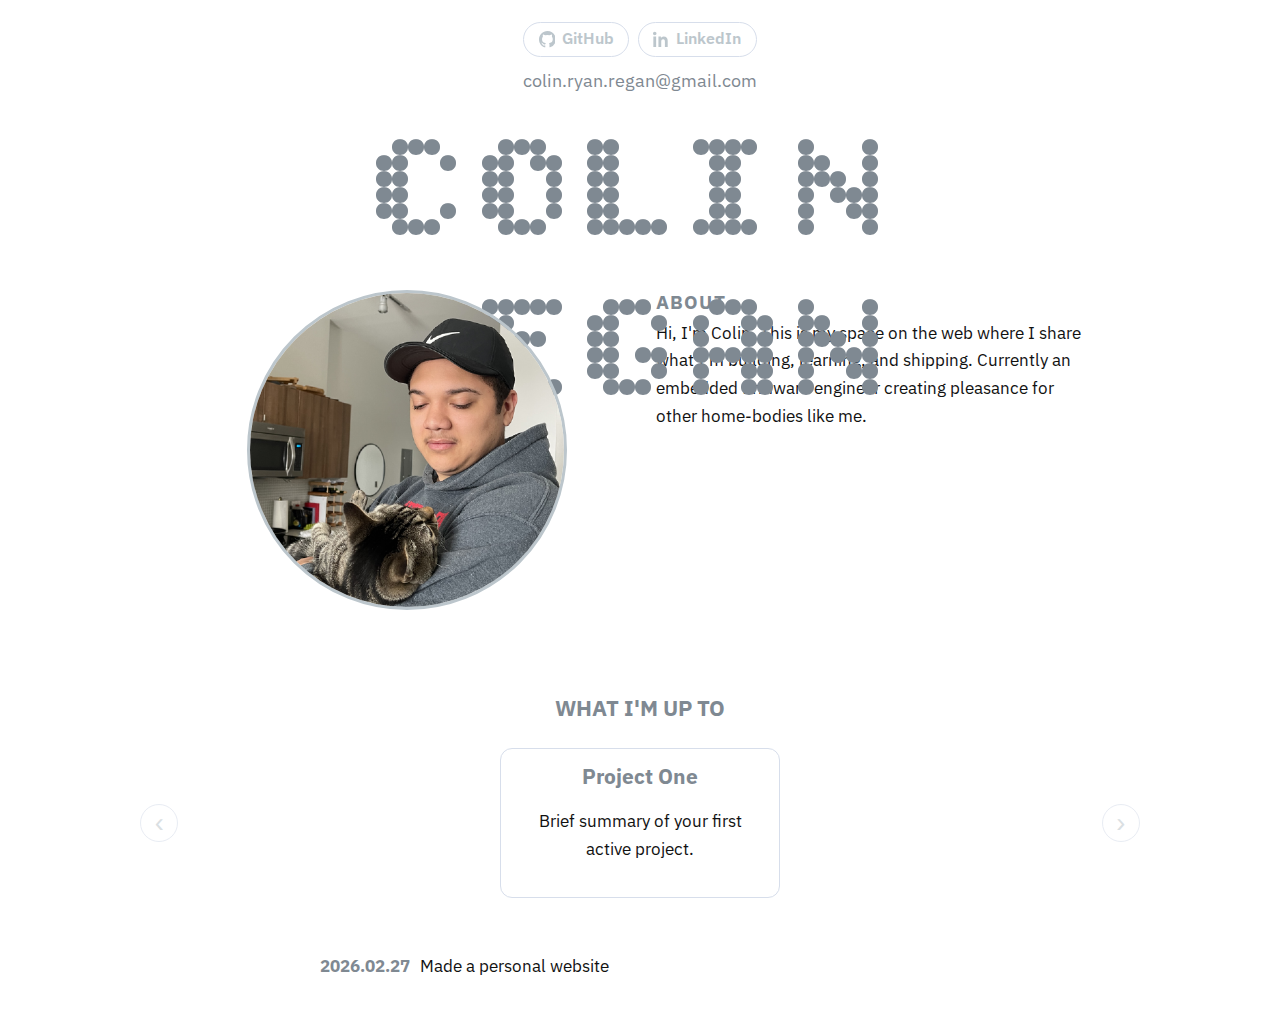
<file: index.html>
<!doctype html>
<html lang="en">
  <head>
    <meta charset="UTF-8" />
    <meta name="viewport" content="width=device-width, initial-scale=1.0" />
    <title>itscolin.net</title>
    <meta name="description" content="" />
    <link rel="preconnect" href="https://fonts.googleapis.com" />
    <link rel="preconnect" href="https://fonts.gstatic.com" crossorigin />
    <link
      href="https://fonts.googleapis.com/css2?family=Bitcount+Grid+Double:wght,ELXP@100..900,19&family=IBM+Plex+Sans:ital,wght@0,100..700;1,100..700&display=swap"
      rel="stylesheet"
    />
    <link rel="stylesheet" href="styles.css" />
  </head>
  <body>
    <main class="container">
      <section class="profile-card" aria-label="Profile">
        <div class="profile-header">
          <div class="profile-links" aria-label="Social links">
            <a
              class="profile-link-chip"
              href="https://github.com/odelo"
              target="_blank"
              rel="noopener noreferrer"
              aria-label="GitHub"
              title="GitHub"
            >
              <svg viewBox="0 0 24 24" aria-hidden="true" focusable="false">
                <path
                  d="M12 0C5.37 0 0 5.37 0 12c0 5.3 3.44 9.8 8.2 11.39.6.11.82-.26.82-.58 0-.29-.01-1.24-.02-2.24-3.34.73-4.04-1.41-4.04-1.41-.55-1.4-1.33-1.78-1.33-1.78-1.09-.75.08-.73.08-.73 1.2.09 1.84 1.24 1.84 1.24 1.07 1.83 2.81 1.3 3.5 1 .11-.77.42-1.3.76-1.6-2.67-.3-5.47-1.33-5.47-5.93 0-1.31.47-2.38 1.24-3.22-.12-.3-.54-1.52.12-3.17 0 0 1.01-.32 3.3 1.23a11.48 11.48 0 0 1 6 0c2.28-1.55 3.3-1.23 3.3-1.23.66 1.65.24 2.87.12 3.17.77.84 1.24 1.91 1.24 3.22 0 4.61-2.81 5.62-5.49 5.92.43.37.82 1.1.82 2.22 0 1.6-.01 2.88-.01 3.27 0 .32.22.7.83.58A12 12 0 0 0 24 12c0-6.63-5.37-12-12-12Z"
                />
              </svg>
              <span>GitHub</span>
            </a>
            <a
              class="profile-link-chip"
              href="https://www.linkedin.com/in/regan-col/"
              target="_blank"
              rel="noopener noreferrer"
              aria-label="LinkedIn"
              title="LinkedIn"
            >
              <svg viewBox="0 0 24 24" aria-hidden="true" focusable="false">
                <path
                  d="M4.98 3.5C4.98 4.88 3.87 6 2.5 6S0 4.88 0 3.5 1.12 1 2.5 1s2.48 1.12 2.48 2.5ZM.5 8h4V23h-4V8Zm7 0h3.83v2.05h.05c.53-1.01 1.84-2.08 3.79-2.08C19.22 7.97 21 10.26 21 14.02V23h-4v-7.3c0-1.74-.03-3.98-2.43-3.98-2.43 0-2.8 1.9-2.8 3.86V23h-4V8Z"
                />
              </svg>
              <span>LinkedIn</span>
            </a>
          </div>
          <a class="profile-email" href="mailto:colin.ryan.regan@gmail.com"
            >colin.ryan.regan@gmail.com</a
          >
        </div>

        <h1 class="name-banner">COLIN REGAN</h1>

        <div class="profile-main">
          <div class="profile-photo-wrap">
            <img
              class="profile-photo"
              src="assets/profile-pic.png"
              alt="Profile picture of Colin"
              onerror="this.style.display='none'; this.nextElementSibling.style.display='flex';"
            />
            <div class="photo-fallback" aria-hidden="true">C</div>
          </div>

          <section class="about-block" aria-label="About Colin">
            <h2>About</h2>
            <p>
              Hi, I'm Colin. This is my space on the web where I share what I'm
              building, learning, and shipping. Currently an embedded firmware engineer creating pleasance for other home-bodies like me. 
            </p>
          </section>
        </div>
      </section>

      <section class="projects-section" aria-label="Projects">
        <div class="section-head">
          <h3>WHAT I'M UP TO</h3>
        </div>
        <div class="project-carousel">
          <button
            class="wheel-arrow"
            id="wheelPrev"
            type="button"
            aria-label="Previous projects"
            disabled
          >
            &#8249;
          </button>
          <div
            class="project-wheel"
            id="projectWheel"
            tabindex="0"
            aria-label="Project links"
          >
            <a class="project-tile" href="projects/project-1.html">
              <h3>Project One</h3>
              <p>Brief summary of your first active project.</p>
            </a>
          </div>
          <button
            class="wheel-arrow"
            id="wheelNext"
            type="button"
            aria-label="Next projects"
            disabled
          >
            &#8250;
          </button>
        </div>
      </section>

      <section class="life-updates">
        <div>
          <p class="date">2026.02.27</p>
          <p>Made a personal website</p>
        </div>
      </section>
    </main>
    <script src="script.js"></script>
  </body>
</html>
</file>
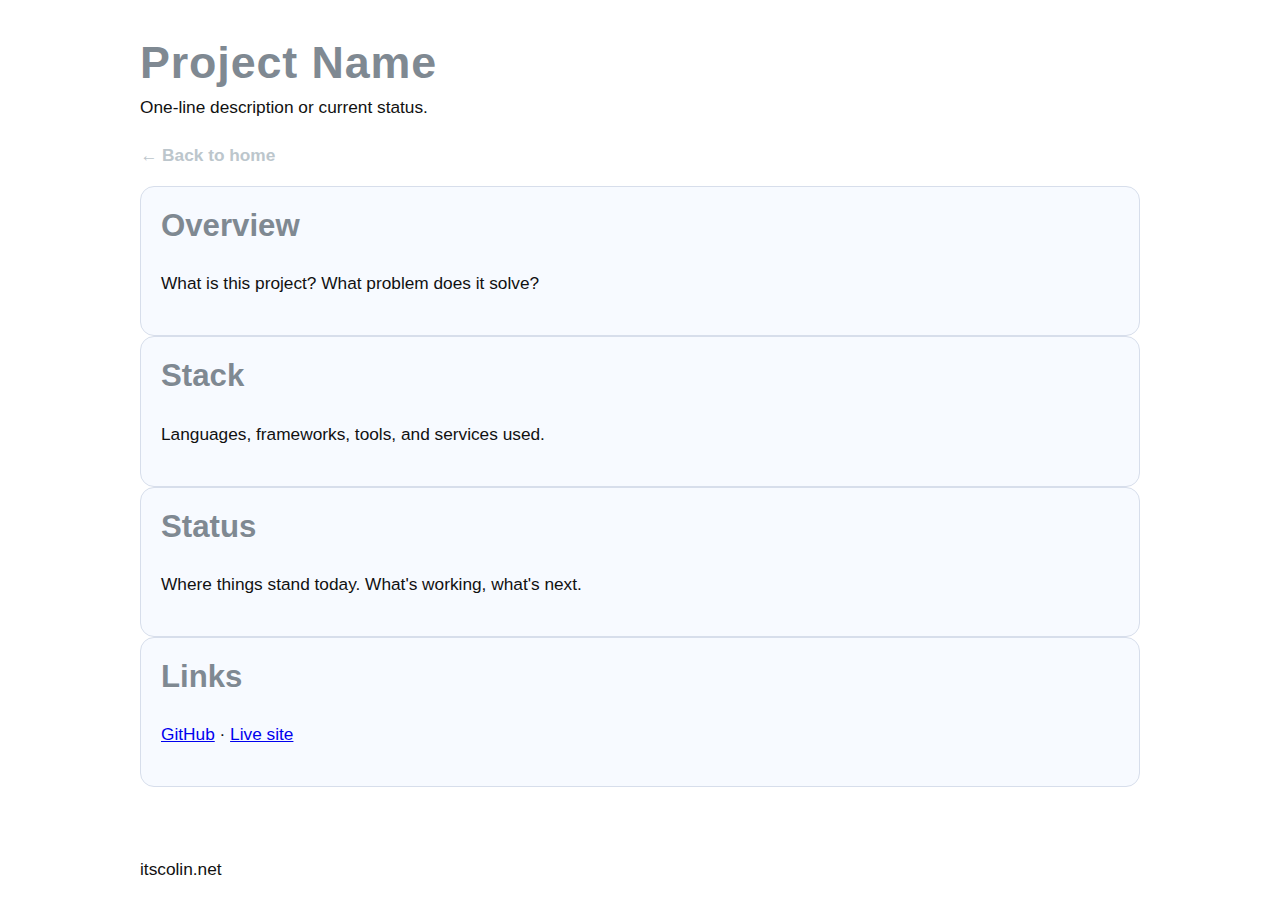
<file: projects/_template.html>
<!doctype html>
<html lang="en">
  <head>
    <meta charset="UTF-8" />
    <meta name="viewport" content="width=device-width, initial-scale=1.0" />
    <title>Project Name | Colin</title>
    <link rel="stylesheet" href="../styles.css" />
  </head>
  <body>
    <header class="site-header">
      <h1>Project Name</h1>
      <p class="subheading">One-line description or current status.</p>
    </header>

    <main class="container">
      <a class="back-link" href="../index.html">← Back to home</a>

      <section class="content-card">
        <h2>Overview</h2>
        <p>What is this project? What problem does it solve?</p>
      </section>

      <section class="content-card">
        <h2>Stack</h2>
        <p>Languages, frameworks, tools, and services used.</p>
      </section>

      <section class="content-card">
        <h2>Status</h2>
        <p>Where things stand today. What's working, what's next.</p>
      </section>

      <section class="content-card">
        <h2>Links</h2>
        <p>
          <a href="#">GitHub</a> &middot;
          <a href="#">Live site</a>
        </p>
      </section>
    </main>

    <footer class="site-footer">
      <p>itscolin.net</p>
    </footer>
  </body>
</html>
</file>
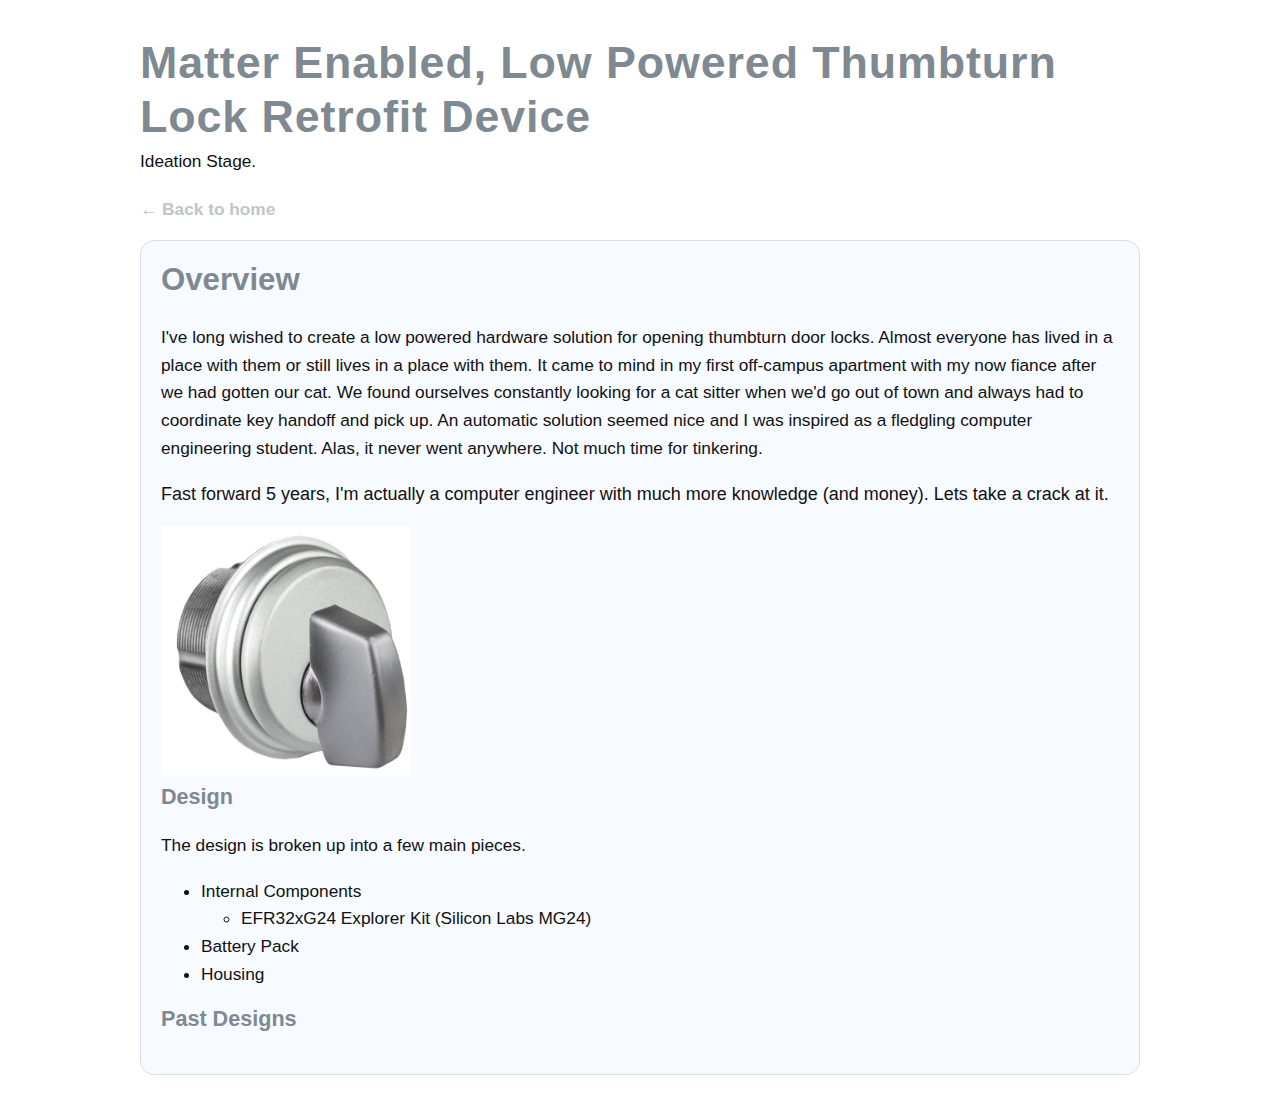
<file: projects/project-1.html>
<!doctype html>
<html lang="en">

<head>
  <meta charset="UTF-8" />
  <meta name="viewport" content="width=device-width, initial-scale=1.0" />
  <title>Matter Knob | Colin</title>
  <link rel="stylesheet" href="../styles.css" />
</head>

<body>
  <header class="site-header">
    <h1>Matter Enabled, Low Powered Thumbturn Lock Retrofit Device</h1>
    <p class="subheading">Ideation Stage.</p>
  </header>

  <main class="container">
    <a class="back-link" href="../index.html">← Back to home</a>
    <section class="content-card">
      <h2>Overview</h2>
      <p>
        I've long wished to create a low powered hardware solution for opening thumbturn door locks.
        Almost everyone has lived in a place with them or still lives in a place with them.
        It came to mind in my first off-campus apartment with my now fiance after we had gotten our cat.
        We found ourselves constantly looking for a cat sitter when we'd go out of town and always had to coordinate key
        handoff and pick up.
        An automatic solution seemed nice and I was inspired as a fledgling computer engineering student.
        Alas, it never went anywhere. Not much time for tinkering.
      </p>
      </p>
      Fast forward 5 years, I'm actually a computer engineer with much more knowledge (and money). Lets take a crack at
      it.
      </p>
      <img src="..\assets\thumbturn-lock.jpg" alt="thumbturn-lock" height="250px">
      <span></span>
      <h3>Design</h3>
      <p>The design is broken up into a few main pieces.
        <br>
      <ul>
        <li>Internal Components</li>
        <ul>
          <li>EFR32xG24 Explorer Kit (Silicon Labs MG24)</li>
        </ul>
        <li>Battery Pack</li>
        <li>Housing</li>
      </ul>
      </p>
      <h3>Past Designs</h3>
    </section>
  </main>
</body>

</html>
</file>
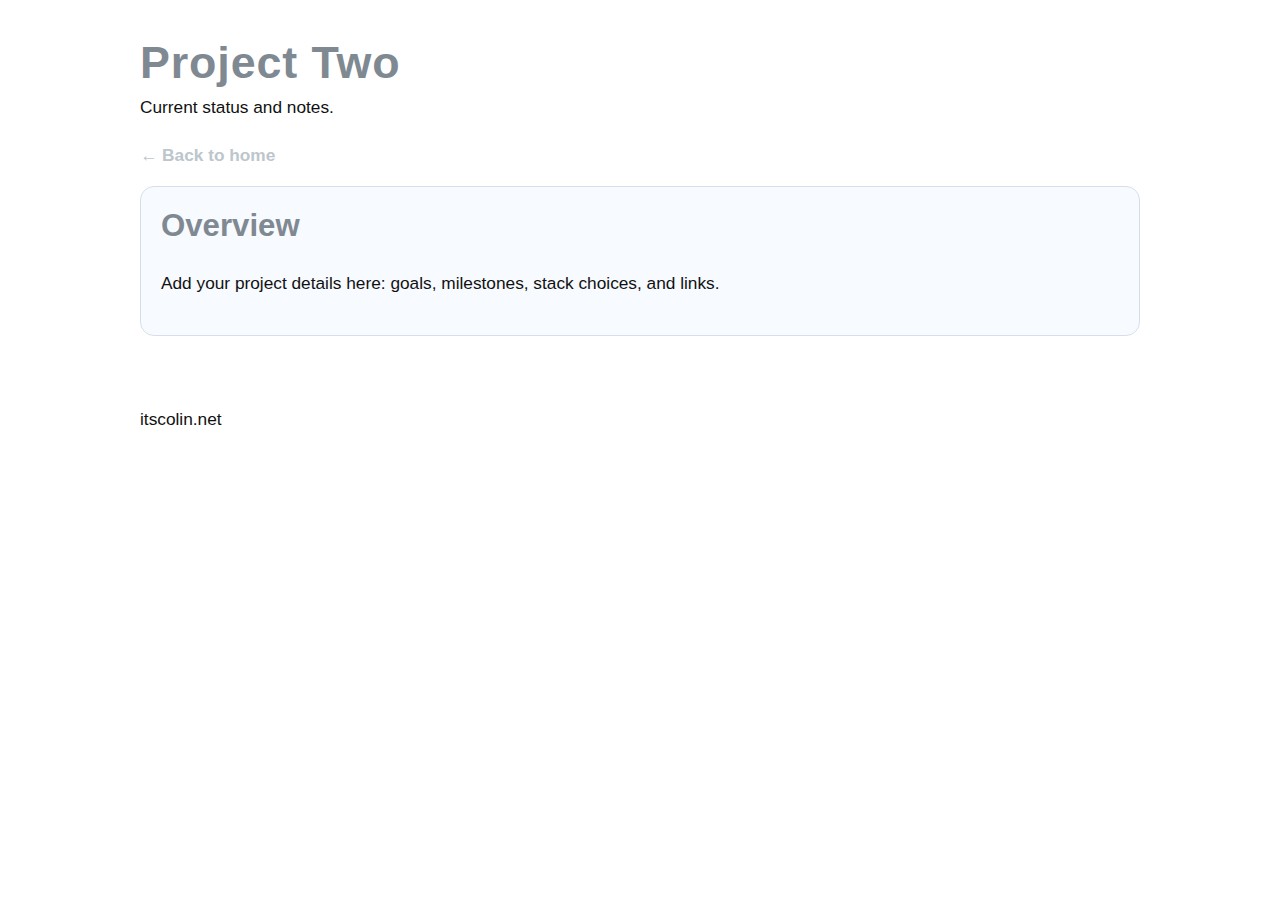
<file: projects/project-2.html>
<!doctype html>
<html lang="en">
  <head>
    <meta charset="UTF-8" />
    <meta name="viewport" content="width=device-width, initial-scale=1.0" />
    <title>Project Two | Colin</title>
    <link rel="stylesheet" href="../styles.css" />
  </head>
  <body>
    <header class="site-header">
      <h1>Project Two</h1>
      <p class="subheading">Current status and notes.</p>
    </header>

    <main class="container">
      <a class="back-link" href="../index.html">← Back to home</a>
      <section class="content-card">
        <h2>Overview</h2>
        <p>
          Add your project details here: goals, milestones, stack choices, and
          links.
        </p>
      </section>
    </main>

    <footer class="site-footer">
      <p>itscolin.net</p>
    </footer>
  </body>
</html>
</file>
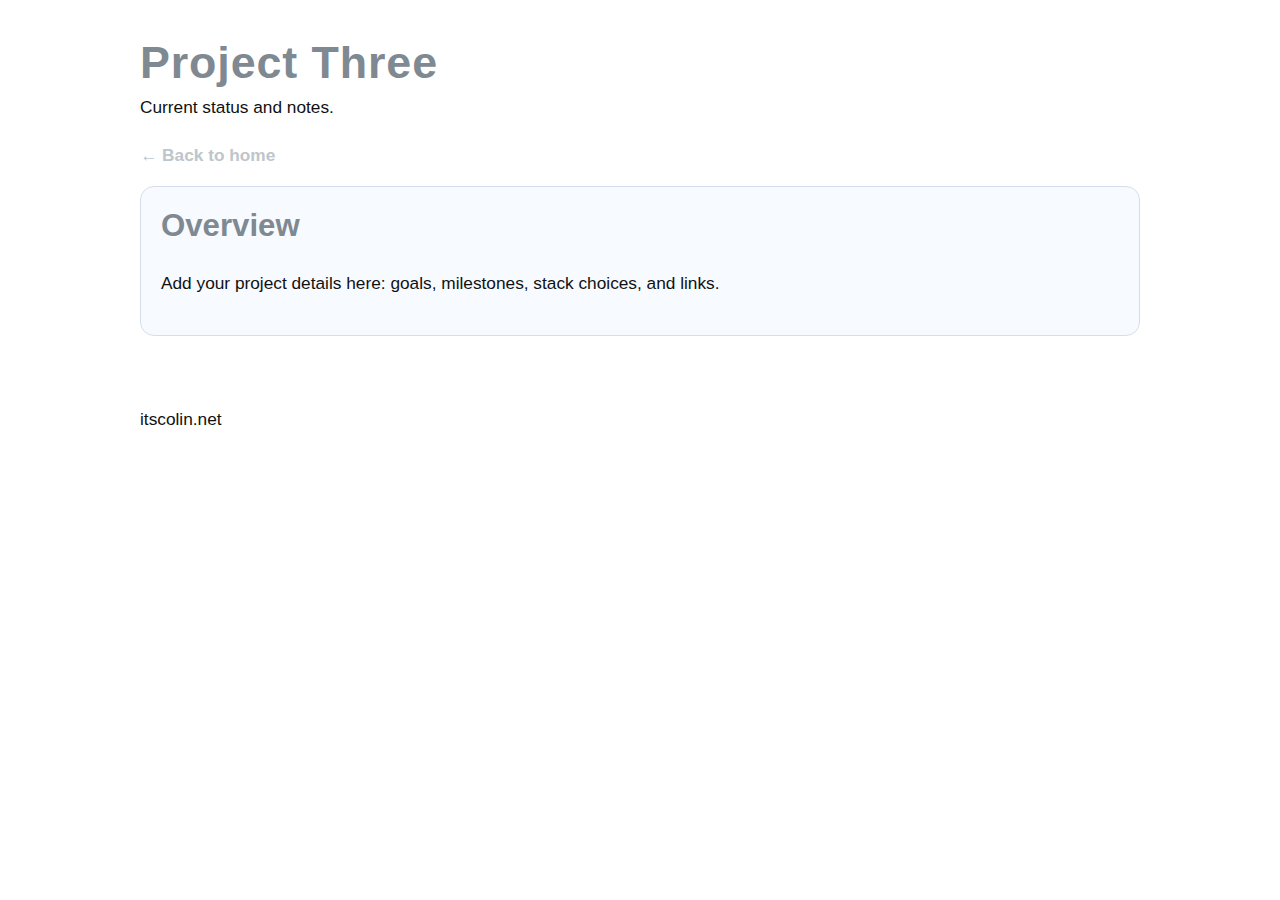
<file: projects/project-3.html>
<!doctype html>
<html lang="en">
  <head>
    <meta charset="UTF-8" />
    <meta name="viewport" content="width=device-width, initial-scale=1.0" />
    <title>Project Three | Colin</title>
    <link rel="stylesheet" href="../styles.css" />
  </head>
  <body>
    <header class="site-header">
      <h1>Project Three</h1>
      <p class="subheading">Current status and notes.</p>
    </header>

    <main class="container">
      <a class="back-link" href="../index.html">← Back to home</a>
      <section class="content-card">
        <h2>Overview</h2>
        <p>
          Add your project details here: goals, milestones, stack choices, and
          links.
        </p>
      </section>
    </main>

    <footer class="site-footer">
      <p>itscolin.net</p>
    </footer>
  </body>
</html>
</file>
<file: styles.css>
:root {
  --bg: #ffffff;
  --heading: #bcc6cc;
  --text: #111111;
  --line: #d7deeb;
  --surface: #f7faff;
  --metal-1: #f9fbfc;
  --metal-2: #d8dee3;
  --metal-3: #9aa3ab;
  --metal-4: #c2c9cf;
  --metal-5: #7f8992;
}

* {
  box-sizing: border-box;
}

body {
  margin: 0;
  margin-top: 1rem;
  font-family: "IBM Plex Sans", sans-serif;
  font-optical-sizing: auto;
  font-weight: 400;
  font-style: normal;
  font-variation-settings: "wdth" 100;
  font-size: 18px;
  background: var(--bg);
  color: var(--text);
  line-height: 1.6;
}

.ibm-plex-sans-regular {
  font-family: "IBM Plex Sans", sans-serif;
  font-optical-sizing: auto;
  font-weight: 400;
  font-style: normal;
  font-variation-settings: "wdth" 100;
}

h1,
h2,
h3 {
  margin-top: 0;
  color: var(--metal-5);
  text-shadow: 0 1px 0 rgba(255, 255, 255, 0.7);
  line-height: 1.2;
}

h1 {
  font-size: clamp(2.2rem, 4.4vw, 2.9rem);
}

h2 {
  font-size: clamp(1.55rem, 2.8vw, 1.95rem);
}

h3 {
  font-size: 1.35rem;
}

p,
li,
a,
button {
  font-size: 1.08rem;
}

.site-header,
.site-footer {
  width: min(1000px, 92vw);
  margin: 0 auto;
  padding: 1.25rem 0;
}

.site-header h1 {
  margin-bottom: 0.25rem;
  font-size: clamp(2rem, 4vw, 2.8rem);
  letter-spacing: 0.02em;
}

.subheading {
  margin: 0;
  color: var(--text);
}

.container {
  width: min(1000px, 92vw);
  margin: 0 auto;
  padding-bottom: 2rem;
}

.profile-card {
  display: flex;
  flex-direction: column;
  gap: 1.35rem;
  padding: 0.35rem 0;
}

.profile-header {
  text-align: center;
}

.profile-photo-wrap {
  width: 100%;
  max-width: 320px;
  aspect-ratio: 1 / 1;
  margin: 0 auto;
  position: relative;
}

.profile-photo,
.photo-fallback {
  width: 100%;
  height: 100%;
  border-radius: 50%;
  border: 3px solid var(--heading);
}

.profile-photo {
  object-fit: cover;
  display: block;
}

.photo-fallback {
  display: none;
  align-items: center;
  justify-content: center;
  font-size: 3rem;
  color: var(--heading);
  background: #eef4ff;
  font-weight: bold;
}

.profile-email {
  display: block;
  font-size: 1.1rem;
  color: var(--metal-5);
  text-decoration: none;
  margin-top: 0.65rem;
}

.profile-email:hover,
.profile-email:focus-visible {
  text-decoration: underline;
}

.profile-email:visited {
  color: var(--metal-5);
}

.name-banner {
  margin: 0;
  text-align: center;
  position: relative;
  display: inline-block;
  left: 50%;
  transform: translateX(-50%);
  overflow: hidden;
  font-family: "Bitcount Grid Double", system-ui;
  font-optical-sizing: auto;
  font-weight: 400;
  font-style: normal;
  font-variation-settings:
    "slnt" 0,
    "CRSV" 0.5,
    "ELSH" 0,
    "ELXP" 0;
  font-size: clamp(10rem, 6vw, 10rem);
  line-height: 1;
  letter-spacing: 0.06em;
  text-transform: uppercase;
  color: var(--metal-5);
  text-shadow: none;
}

.name-banner::after {
  content: "";
  position: absolute;
  inset: -35% -10%;
  background-image: linear-gradient(
    105deg,
    rgba(255, 255, 255, 0) 44%,
    rgba(255, 255, 255, 0.92) 50%,
    rgba(255, 255, 255, 0) 56%
  );
  background-repeat: no-repeat;
  background-size: 240% 240%;
  background-position: -260% 50%;
  animation: name-shimmer 15s linear infinite;
  pointer-events: none;
}

@keyframes name-shimmer {
  0%,
  60% {
    background-position: -260% 50%;
  }

  100% {
    background-position: 260% 50%;
  }
}

.profile-links {
  display: flex;
  justify-content: center;
  flex-wrap: wrap;
  gap: 0.55rem;
}

.profile-link-chip {
  display: inline-flex;
  align-items: center;
  gap: 0.4rem;
  height: 2.2rem;
  padding: 0 0.9rem;
  border: 1px solid var(--line);
  border-radius: 999px;
  color: var(--heading);
  text-decoration: none;
  font-size: 1rem;
  font-weight: 600;
  background: #ffffff;
  transition: border-color 0.15s ease, transform 0.15s ease;
}

.profile-link-chip svg {
  width: 1.05rem;
  height: 1.05rem;
  fill: currentColor;
}

.profile-link-chip:hover,
.profile-link-chip:focus-visible {
  border-color: var(--heading);
  transform: translateY(-1px);
}

.profile-link-chip:visited {
  color: var(--heading);
}

.profile-main {
  display: grid;
  grid-template-columns: minmax(240px, 1fr) minmax(240px, 1fr);
  gap: 2rem;
  align-items: start;
  justify-content: center;
  width: min(900px, 100%);
  margin: 3rem auto;
}

.about-block {
  text-align: left;
  width: 100%;
}

.about-block h2 {
  margin: 0 0 0.35rem;
  font-size: 1.2rem;
  color: var(--metal-5);
  text-transform: uppercase;
  letter-spacing: 0.06em;
}

.about-block p {
  margin: 0;
  max-width: none;
}

.projects-section {
  text-align: center;
  justify-content: center;
  margin-top: 2rem;
}

.section-head {
  margin-bottom: 0.75rem;
}

.section-head p {
  margin: 0.2rem 0 0;
}

.project-carousel {
  display: grid;
  grid-template-columns: auto minmax(0, 1fr) auto;
  align-items: center;
  gap: 0.6rem;
}

.wheel-arrow {
  width: 2.4rem;
  height: 2.4rem;
  border: 1px solid var(--line);
  border-radius: 999px;
  background: #ffffff;
  color: var(--heading);
  font-size: 1.7rem;
  line-height: 1;
  display: inline-flex;
  align-items: center;
  justify-content: center;
  transition: border-color 0.15s ease, transform 0.15s ease;
}

.wheel-arrow:not(:disabled):hover,
.wheel-arrow:not(:disabled):focus-visible {
  border-color: var(--heading);
  transform: translateY(-1px);
}

.wheel-arrow:disabled {
  opacity: 0.55;
  cursor: default;
}

.project-wheel {
  display: flex;
  gap: 1rem;
  overflow-x: auto;
  padding: 0.3rem;
  scroll-snap-type: x mandatory;
  justify-content: flex-start;
  -ms-overflow-style: none;
  scrollbar-width: none;
}

.project-wheel::-webkit-scrollbar {
  display: none;
}

.project-wheel.is-centered {
  justify-content: center;
}

.project-wheel:focus {
  outline: 2px solid var(--heading);
  border-radius: 10px;
}

.project-tile {
  flex: 0 0 min(280px, 80vw);
  scroll-snap-align: center;
  border: 1px solid var(--line);
  background: #ffffff;
  border-radius: 12px;
  padding: 1rem;
  text-decoration: none;
  color: var(--text);
  min-height: 150px;
  transition: transform 0.15s ease, border-color 0.15s ease;
}

.project-tile h3 {
  margin-bottom: 0.5rem;
  font-size: 1.3rem;
}

.project-tile:hover,
.project-tile:focus-visible {
  transform: translateY(-2px);
  border-color: var(--heading);
}

.project-tile:visited {
  color: var(--text);
}

.content-card {
  border: 1px solid var(--line);
  border-radius: 14px;
  padding: 1.25rem;
  background: var(--surface);
}

.back-link {
  display: inline-block;
  margin-bottom: 1rem;
  color: var(--heading);
  text-decoration: none;
  font-weight: 600;
}

.back-link:hover,
.back-link:focus-visible {
  text-decoration: underline;
}

.life-updates {
  width: 50vw;
  margin: 2rem auto 0;
  text-align: left;
  color: var(--text);
  display: flex;
  flex-direction: column;
  gap: 0.55rem;
}

.life-updates > div {
  display: flex;
  align-items: baseline;
  flex-wrap: wrap;
  color: inherit;
  font-weight: 400;
}

.life-updates .date {
  font-weight: 700;
  color: var(--metal-5);
  margin-right: 0.6rem;
}

@media (max-width: 700px) {
  .profile-card {
    padding: 0.25rem 0;
  }

  .profile-photo-wrap {
    max-width: 220px;
  }

  .profile-main {
    grid-template-columns: 1fr;
    justify-items: center;
    text-align: left;
    width: 100%;
  }

  .project-carousel {
    gap: 0.4rem;
  }

  .wheel-arrow {
    width: 1.9rem;
    height: 1.9rem;
  }
}
</file>
